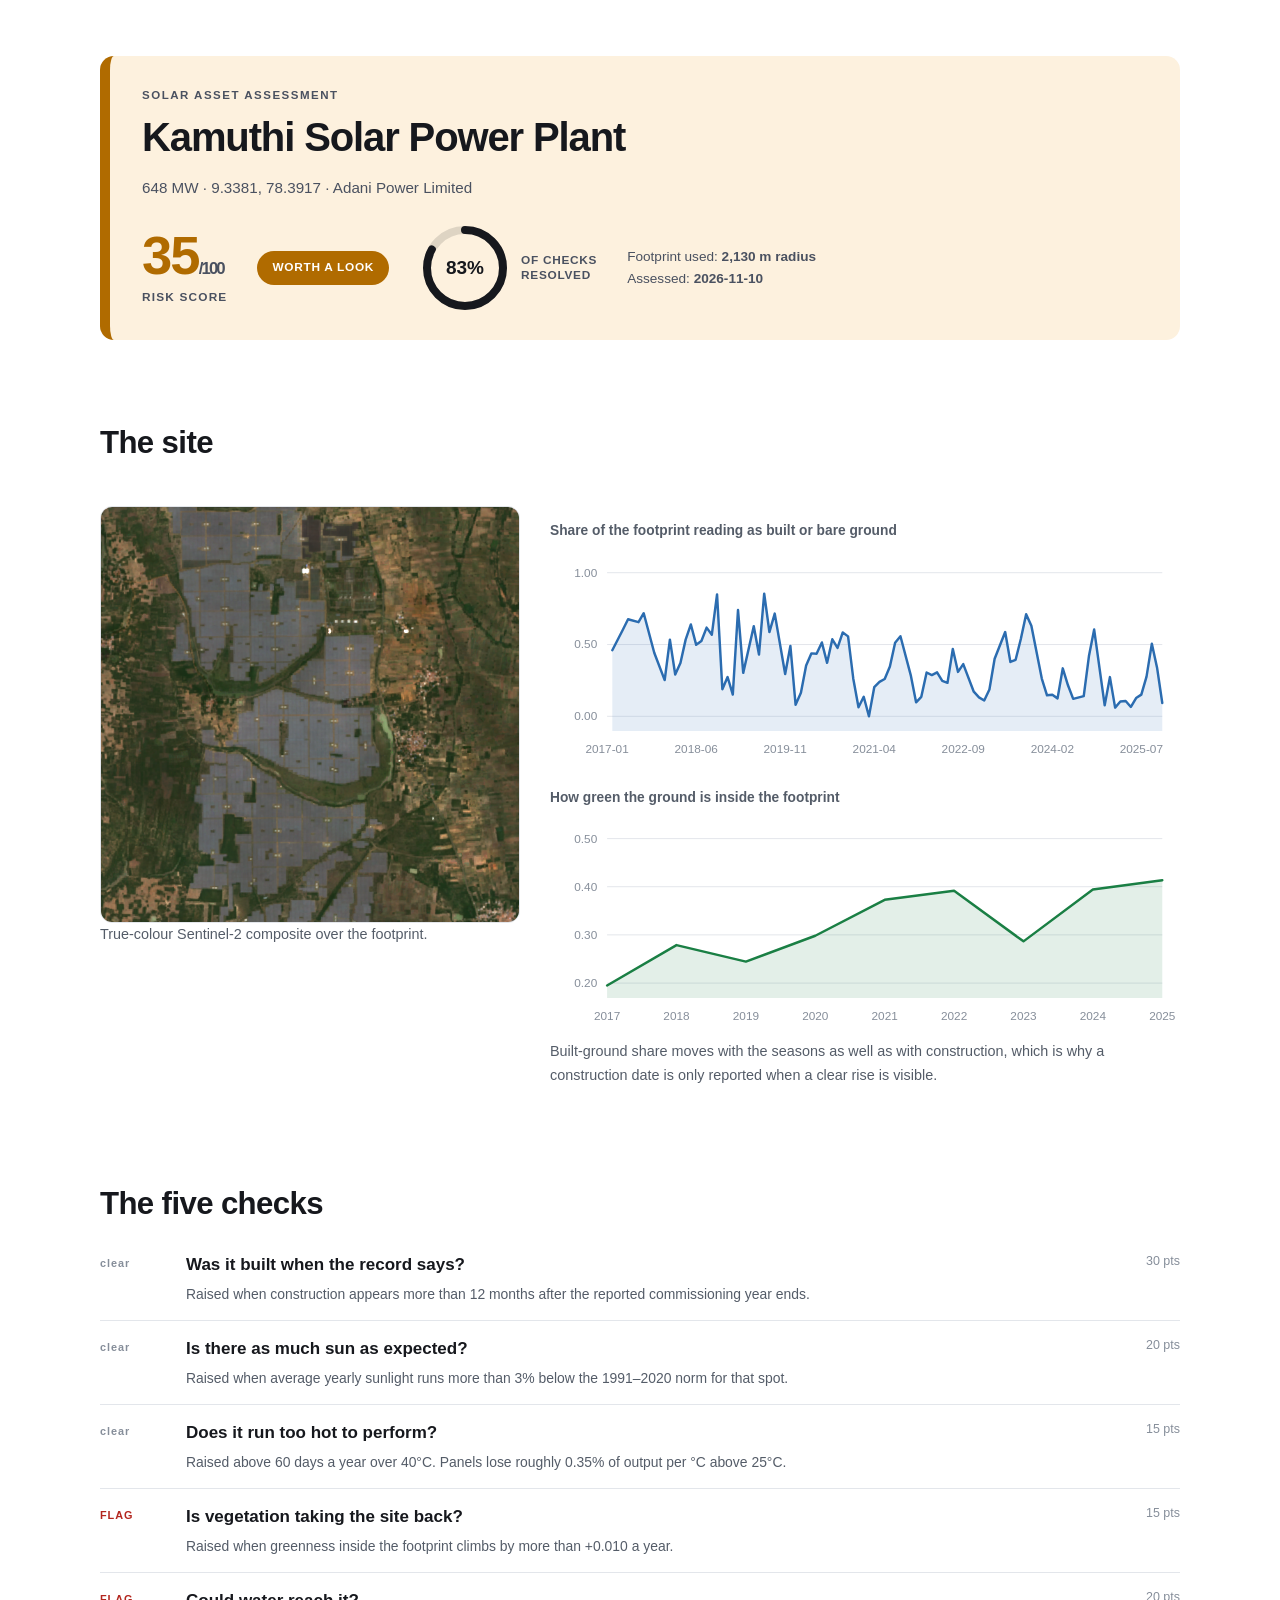
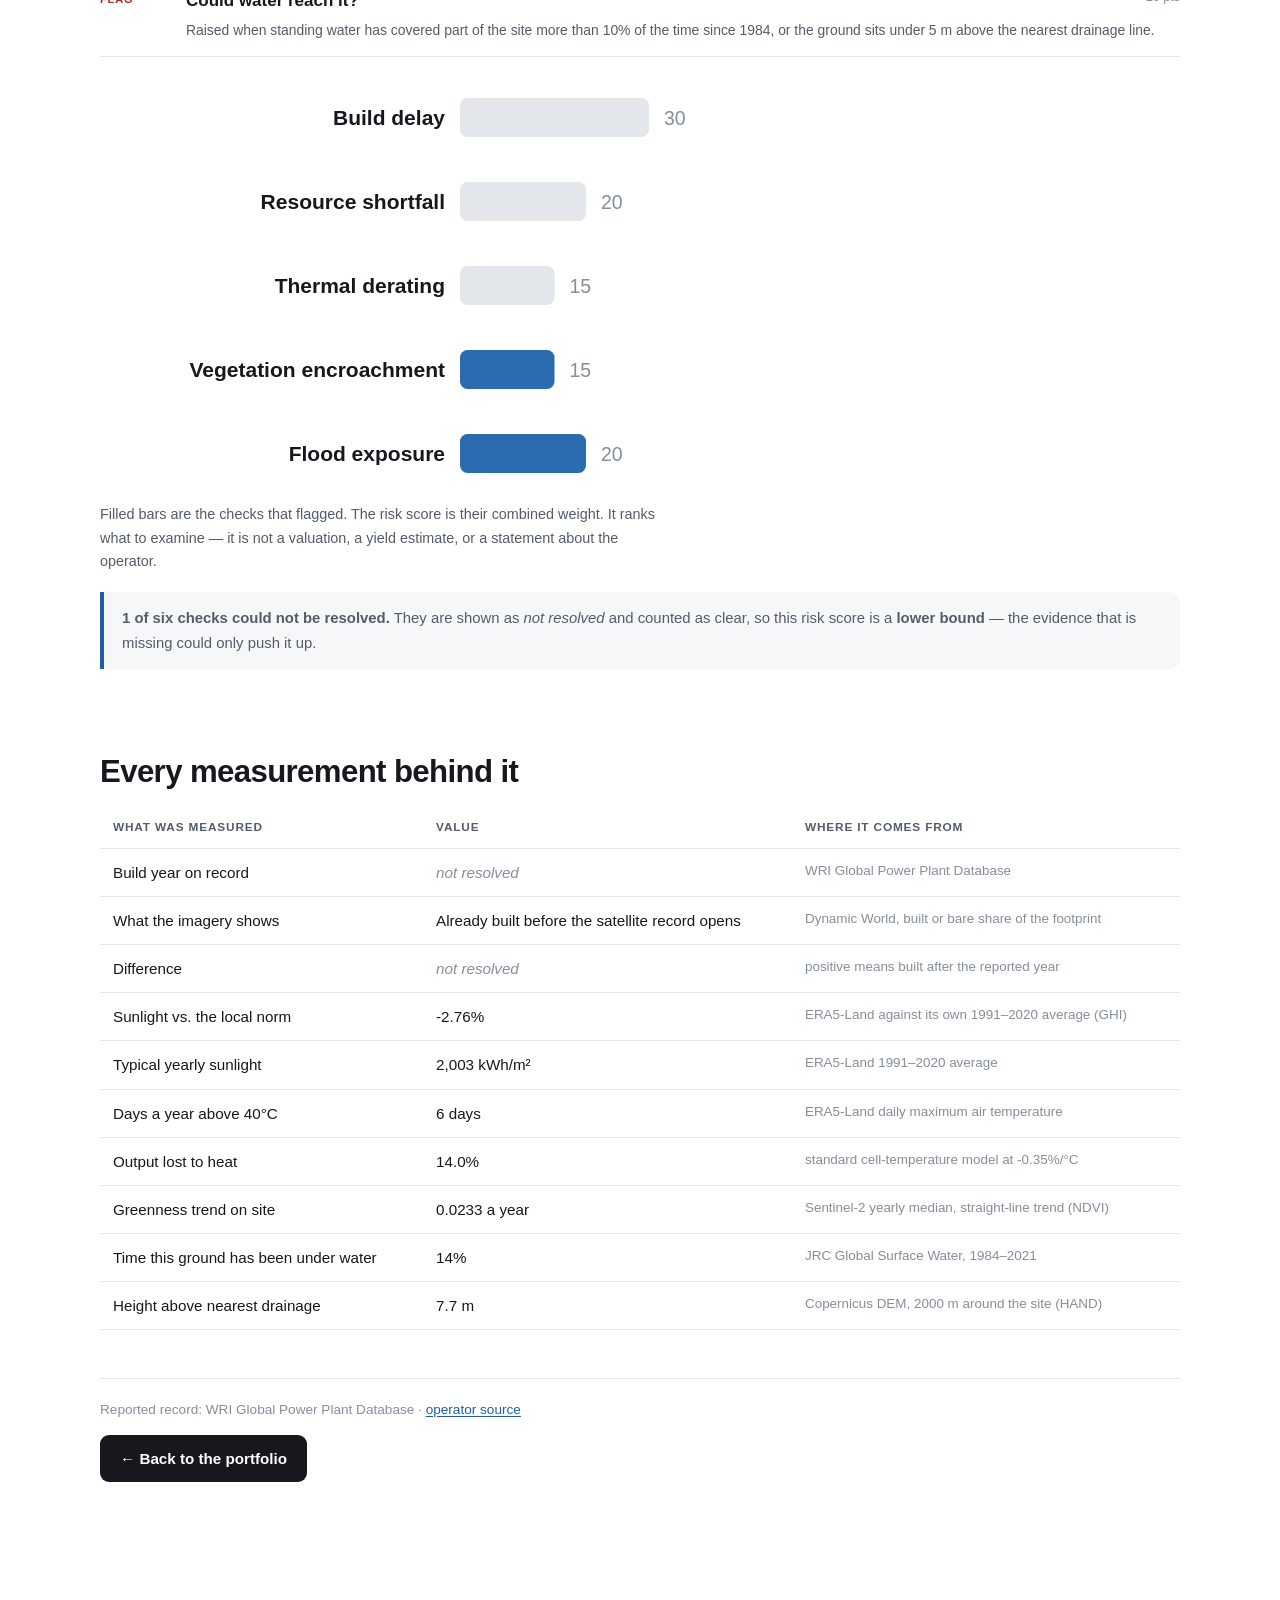
<file: docs/cards/WRI1026151.html>
<!doctype html>
<html lang="en"><head><meta charset="utf-8">
<meta name="viewport" content="width=device-width,initial-scale=1">
<title>Kamuthi Solar Power Plant — assessment card</title>
<link rel="stylesheet" href="../assets/style.css">
</head><body class="card-page">
<article class="card">
  <header style="border-left:10px solid #b06b00;background:#fdf1de">
    <p class="eyebrow">Solar asset assessment</p>
    <h1>Kamuthi Solar Power Plant</h1>
    <p class="sub">648 MW &middot;
      9.3381, 78.3917
      &middot; Adani Power Limited</p>
    <div class="scorebox">
      <div>
        <div class="score" style="color:#b06b00">35<span>/100</span></div>
        <div class="scorelabel">risk score</div>
      </div>
      <div class="light" style="background:#b06b00">worth a look</div>
      <div class="ringbox">
        <svg class='ring' viewBox='0 0 92 92' width='92' height='92' role='img' aria-label='83% of checks resolved'><circle cx='46.0' cy='46.0' r='38.0' class='ring-track'/><circle cx='46.0' cy='46.0' r='38.0' class='ring-fill' stroke-dasharray='198.2 40.6' transform='rotate(-90 46.0 46.0)'/><text x='46.0' y='52.0' text-anchor='middle' class='ring-text'>83%</text></svg>
        <span>of checks<br>resolved</span>
      </div>
      <div class="meta">
        <div>Footprint used: <b>2,130 m radius</b></div>
        <div>Assessed: <b>2026-11-10</b></div>
      </div>
    </div>
  </header>

  <section class="imagery">
    <h2>The site</h2>
    <div class="thumb"><img src='../assets/img/WRI1026151.png' alt='Satellite view of Kamuthi Solar Power Plant' loading='lazy'>
      <p class="note">True-colour Sentinel-2 composite over the footprint.</p>
    </div>
    <div class="series">
      <p class="slabel">Share of the footprint reading as built or bare ground</p>
      <svg class='chart' viewBox='0 0 640 230' preserveAspectRatio='xMidYMid meet' role='img' aria-label='share of the footprint reading as built or bare'><line class='grid' x1='58' y1='173.0' x2='622' y2='173.0'/><text class='tick' x='48' y='177.0' text-anchor='end'>0.00</text><line class='grid' x1='58' y1='100.1' x2='622' y2='100.1'/><text class='tick' x='48' y='104.1' text-anchor='end'>0.50</text><line class='grid' x1='58' y1='27.1' x2='622' y2='27.1'/><text class='tick' x='48' y='31.1' text-anchor='end'>1.00</text><text class='tick' x='58.0' y='210' text-anchor='middle'>2017-01</text><text class='tick' x='148.5' y='210' text-anchor='middle'>2018-06</text><text class='tick' x='238.9' y='210' text-anchor='middle'>2019-11</text><text class='tick' x='329.4' y='210' text-anchor='middle'>2021-04</text><text class='tick' x='419.8' y='210' text-anchor='middle'>2022-09</text><text class='tick' x='510.3' y='210' text-anchor='middle'>2024-02</text><text class='tick' x='600.7' y='210' text-anchor='middle'>2025-07</text><polygon points='63.3,188.0 63.3,105.9 74.0,85.1 79.3,74.4 89.9,77.4 95.2,68.3 105.9,108.5 116.5,136.2 121.8,95.1 127.2,130.5 132.5,118.8 137.8,95.1 143.1,79.7 148.5,100.4 153.8,96.5 159.1,82.9 164.4,90.1 169.7,49.2 175.1,145.5 180.4,133.1 185.7,150.9 191.0,65.0 196.3,128.9 207.0,81.5 212.3,110.3 217.6,48.4 222.9,87.4 228.3,68.7 238.9,130.1 244.2,101.5 249.5,161.3 254.9,149.0 260.2,121.4 265.5,109.1 270.8,109.4 276.2,98.0 281.5,118.7 286.8,94.8 292.1,103.6 297.4,87.8 302.8,91.8 308.1,134.8 313.4,163.8 318.7,153.2 324.0,173.0 329.4,143.4 334.7,138.1 340.0,135.1 345.3,122.5 350.6,98.2 356.0,91.7 366.6,131.7 371.9,158.8 377.2,153.2 382.6,128.5 387.9,131.1 393.2,128.3 398.5,137.0 403.8,139.0 409.2,104.7 414.5,127.9 419.8,120.0 430.5,148.0 435.8,153.8 441.1,156.9 446.4,145.7 451.7,114.5 462.4,87.4 467.7,117.8 473.0,115.6 478.3,94.5 483.7,69.3 489.0,81.1 499.6,134.7 504.9,151.7 510.3,151.1 515.6,154.8 520.9,124.3 526.2,141.5 531.5,155.3 542.2,152.5 547.5,111.8 552.8,84.9 563.5,161.9 568.8,133.2 574.1,164.2 579.4,158.0 584.8,157.4 590.1,163.5 595.4,154.5 600.7,151.0 606.0,132.7 611.4,99.2 616.7,123.6 622.0,159.5 622.0,188.0' fill='var(--series-1)' opacity='0.12'/><polyline points='63.3,105.9 74.0,85.1 79.3,74.4 89.9,77.4 95.2,68.3 105.9,108.5 116.5,136.2 121.8,95.1 127.2,130.5 132.5,118.8 137.8,95.1 143.1,79.7 148.5,100.4 153.8,96.5 159.1,82.9 164.4,90.1 169.7,49.2 175.1,145.5 180.4,133.1 185.7,150.9 191.0,65.0 196.3,128.9 207.0,81.5 212.3,110.3 217.6,48.4 222.9,87.4 228.3,68.7 238.9,130.1 244.2,101.5 249.5,161.3 254.9,149.0 260.2,121.4 265.5,109.1 270.8,109.4 276.2,98.0 281.5,118.7 286.8,94.8 292.1,103.6 297.4,87.8 302.8,91.8 308.1,134.8 313.4,163.8 318.7,153.2 324.0,173.0 329.4,143.4 334.7,138.1 340.0,135.1 345.3,122.5 350.6,98.2 356.0,91.7 366.6,131.7 371.9,158.8 377.2,153.2 382.6,128.5 387.9,131.1 393.2,128.3 398.5,137.0 403.8,139.0 409.2,104.7 414.5,127.9 419.8,120.0 430.5,148.0 435.8,153.8 441.1,156.9 446.4,145.7 451.7,114.5 462.4,87.4 467.7,117.8 473.0,115.6 478.3,94.5 483.7,69.3 489.0,81.1 499.6,134.7 504.9,151.7 510.3,151.1 515.6,154.8 520.9,124.3 526.2,141.5 531.5,155.3 542.2,152.5 547.5,111.8 552.8,84.9 563.5,161.9 568.8,133.2 574.1,164.2 579.4,158.0 584.8,157.4 590.1,163.5 595.4,154.5 600.7,151.0 606.0,132.7 611.4,99.2 616.7,123.6 622.0,159.5' fill='none' stroke='var(--series-1)' stroke-width='2.5' stroke-linejoin='round' stroke-linecap='round'/></svg>
      <p class="slabel">How green the ground is inside the footprint</p>
      <svg class='chart' viewBox='0 0 640 230' preserveAspectRatio='xMidYMid meet' role='img' aria-label='greenness inside the footprint'><line class='grid' x1='58' y1='172.8' x2='622' y2='172.8'/><text class='tick' x='48' y='176.8' text-anchor='end'>0.20</text><line class='grid' x1='58' y1='123.8' x2='622' y2='123.8'/><text class='tick' x='48' y='127.8' text-anchor='end'>0.30</text><line class='grid' x1='58' y1='74.9' x2='622' y2='74.9'/><text class='tick' x='48' y='78.9' text-anchor='end'>0.40</text><line class='grid' x1='58' y1='26.0' x2='622' y2='26.0'/><text class='tick' x='48' y='30.0' text-anchor='end'>0.50</text><text class='tick' x='58.0' y='210' text-anchor='middle'>2017</text><text class='tick' x='128.5' y='210' text-anchor='middle'>2018</text><text class='tick' x='199.0' y='210' text-anchor='middle'>2019</text><text class='tick' x='269.5' y='210' text-anchor='middle'>2020</text><text class='tick' x='340.0' y='210' text-anchor='middle'>2021</text><text class='tick' x='410.5' y='210' text-anchor='middle'>2022</text><text class='tick' x='481.0' y='210' text-anchor='middle'>2023</text><text class='tick' x='551.5' y='210' text-anchor='middle'>2024</text><text class='tick' x='622.0' y='210' text-anchor='middle'>2025</text><polygon points='58.0,188.0 58.0,175.2 128.5,134.2 199.0,151.0 269.5,124.7 340.0,88.2 410.5,79.0 481.0,130.4 551.5,77.8 622.0,68.3 622.0,188.0' fill='var(--series-2)' opacity='0.12'/><polyline points='58.0,175.2 128.5,134.2 199.0,151.0 269.5,124.7 340.0,88.2 410.5,79.0 481.0,130.4 551.5,77.8 622.0,68.3' fill='none' stroke='var(--series-2)' stroke-width='2.5' stroke-linejoin='round' stroke-linecap='round'/></svg>
      <p class="note">Built-ground share moves with the seasons as well as with
        construction, which is why a construction date is only reported when a
        clear rise is visible.</p>
    </div>
  </section>

  <section>
    <h2>The five checks</h2>
    <ul class="flags"><li class='clear'><span class='mark'>clear</span><span class='flabel'>Was it built when the record says?</span><span class='weight'>30 pts</span><span class='rule'>Raised when construction appears more than 12 months after the reported commissioning year ends.</span></li>
<li class='clear'><span class='mark'>clear</span><span class='flabel'>Is there as much sun as expected?</span><span class='weight'>20 pts</span><span class='rule'>Raised when average yearly sunlight runs more than 3% below the 1991–2020 norm for that spot.</span></li>
<li class='clear'><span class='mark'>clear</span><span class='flabel'>Does it run too hot to perform?</span><span class='weight'>15 pts</span><span class='rule'>Raised above 60 days a year over 40°C. Panels lose roughly 0.35% of output per °C above 25°C.</span></li>
<li class='fired'><span class='mark'>FLAG</span><span class='flabel'>Is vegetation taking the site back?</span><span class='weight'>15 pts</span><span class='rule'>Raised when greenness inside the footprint climbs by more than +0.010 a year.</span></li>
<li class='fired'><span class='mark'>FLAG</span><span class='flabel'>Could water reach it?</span><span class='weight'>20 pts</span><span class='rule'>Raised when standing water has covered part of the site more than 10% of the time since 1984, or the ground sits under 5 m above the nearest drainage line.</span></li></ul>
    <svg class='chart' viewBox='0 0 720 280' preserveAspectRatio='xMidYMid meet' role='img' aria-label='weights making up the risk score'><rect class='wbar' x='240' y='10' width='126.0' height='26' rx='5'/><text class='wlabel' x='230' y='28.0' text-anchor='end'>Build delay</text><text class='wval' x='376.0' y='28.0'>30</text><rect class='wbar' x='240' y='66' width='84.0' height='26' rx='5'/><text class='wlabel' x='230' y='84.0' text-anchor='end'>Resource shortfall</text><text class='wval' x='334.0' y='84.0'>20</text><rect class='wbar' x='240' y='122' width='63.0' height='26' rx='5'/><text class='wlabel' x='230' y='140.0' text-anchor='end'>Thermal derating</text><text class='wval' x='313.0' y='140.0'>15</text><rect class='wbar on' x='240' y='178' width='63.0' height='26' rx='5'/><text class='wlabel' x='230' y='196.0' text-anchor='end'>Vegetation encroachment</text><text class='wval' x='313.0' y='196.0'>15</text><rect class='wbar on' x='240' y='234' width='84.0' height='26' rx='5'/><text class='wlabel' x='230' y='252.0' text-anchor='end'>Flood exposure</text><text class='wval' x='334.0' y='252.0'>20</text></svg>
    <p class="note">Filled bars are the checks that flagged. The risk score is
      their combined weight. It ranks what to examine &mdash; it is not a
      valuation, a yield estimate, or a statement about the operator.</p>
    <p class='caveat'><b>1 of six checks could not be resolved.</b> They are shown as <i>not resolved</i> and counted as clear, so this risk score is a <b>lower bound</b> &mdash; the evidence that is missing could only push it up.</p>
  </section>

  <section>
    <h2>Every measurement behind it</h2>
    <table class="evidence">
      <thead><tr><th>What was measured</th><th>Value</th><th>Where it comes from</th></tr></thead>
      <tbody><tr><th scope='row'>Build year on record</th><td><span class='na'>not resolved</span></td><td class='src'>WRI Global Power Plant Database</td></tr>
<tr><th scope='row'>What the imagery shows</th><td>Already built before the satellite record opens</td><td class='src'>Dynamic World, built or bare share of the footprint</td></tr>
<tr><th scope='row'>Difference</th><td><span class='na'>not resolved</span></td><td class='src'>positive means built after the reported year</td></tr>
<tr><th scope='row'>Sunlight vs. the local norm</th><td>-2.76%</td><td class='src'>ERA5-Land against its own 1991–2020 average (GHI)</td></tr>
<tr><th scope='row'>Typical yearly sunlight</th><td>2,003 kWh/m²</td><td class='src'>ERA5-Land 1991–2020 average</td></tr>
<tr><th scope='row'>Days a year above 40°C</th><td>6 days</td><td class='src'>ERA5-Land daily maximum air temperature</td></tr>
<tr><th scope='row'>Output lost to heat</th><td>14.0%</td><td class='src'>standard cell-temperature model at -0.35%/°C</td></tr>
<tr><th scope='row'>Greenness trend on site</th><td>0.0233 a year</td><td class='src'>Sentinel-2 yearly median, straight-line trend (NDVI)</td></tr>
<tr><th scope='row'>Time this ground has been under water</th><td>14%</td><td class='src'>JRC Global Surface Water, 1984–2021</td></tr>
<tr><th scope='row'>Height above nearest drainage</th><td>7.7 m</td><td class='src'>Copernicus DEM, 2000 m around the site (HAND)</td></tr></tbody>
    </table>
    
  </section>

  <footer>
    <p>Reported record: WRI Global Power Plant Database
      &middot; <a href="http://www.adanipower.com">operator source</a></p>
    <p><a class="btn" href="../index.html">&larr; Back to the portfolio</a></p>
  </footer>
</article>
</body></html>
</file>
<file: docs/assets/style.css>
:root {
  --ink: #16181d;
  --muted: #545c68;
  --faint: #868e9a;
  --line: #e3e6eb;
  --bg: #ffffff;
  --panel: #f6f7f9;
  --panel2: #eef1f5;
  --accent: #1f5fa8;
  --series-1: #2b6cb0;
  --series-2: #1a7f44;
  --shadow: 0 1px 2px rgba(16,24,40,.06), 0 8px 24px rgba(16,24,40,.06);
}

@media (prefers-color-scheme: dark) {
  :root:not([data-theme="light"]) {
    --ink: #e9ecf1; --muted: #a7afba; --faint: #79818d;
    --line: #2a2f38; --bg: #0f1115; --panel: #181b21; --panel2: #1f242c;
    --accent: #7eb0e8; --series-1: #6ba7e0; --series-2: #58b97f;
    --shadow: 0 1px 2px rgba(0,0,0,.4), 0 8px 24px rgba(0,0,0,.35);
  }
}
:root[data-theme="dark"] {
  --ink: #e9ecf1; --muted: #a7afba; --faint: #79818d;
  --line: #2a2f38; --bg: #0f1115; --panel: #181b21; --panel2: #1f242c;
  --accent: #7eb0e8; --series-1: #6ba7e0; --series-2: #58b97f;
}

* { box-sizing: border-box; }

body {
  margin: 0;
  overflow-x: hidden;
  background: var(--bg);
  color: var(--ink);
  font: 17px/1.65 -apple-system, BlinkMacSystemFont, "Segoe UI", Roboto, Helvetica, Arial, sans-serif;
  -webkit-font-smoothing: antialiased;
  text-rendering: optimizeLegibility;
}

main.site, .card { max-width: 1120px; margin: 0 auto; padding: 56px 20px 110px; }
img, svg, table { max-width: 100%; }

h1 { font-size: clamp(2rem, 4.4vw, 3.1rem); line-height: 1.1; margin: 0 0 16px; letter-spacing: -0.028em; font-weight: 700; }
h2 { font-size: clamp(1.4rem, 2.6vw, 1.95rem); line-height: 1.2; margin: 0 0 14px; letter-spacing: -0.02em; font-weight: 650; }
h3 { font-size: 1.1rem; margin: 0 0 10px; font-weight: 650; }
p { margin: 0 0 14px; }
a { color: var(--accent); text-underline-offset: 2px; }

section { margin-top: 84px; }

.eyebrow {
  text-transform: uppercase; letter-spacing: 0.13em;
  font-size: 0.72rem; font-weight: 750; color: var(--accent); margin: 0 0 10px;
}
.lede { font-size: 1.12rem; color: var(--muted); max-width: 70ch; }
.note { font-size: 0.9rem; color: var(--muted); max-width: 72ch; }
.na { color: var(--faint); font-style: italic; }

.btn {
  display: inline-block; background: var(--ink); color: var(--bg);
  padding: 11px 20px; border-radius: 9px; text-decoration: none;
  font-weight: 600; font-size: 0.95rem;
}
.btn:hover { opacity: .88; }

/* reveal on scroll */
.reveal { opacity: 0; transform: translateY(14px); transition: opacity .6s ease, transform .6s ease; }
.reveal.in { opacity: 1; transform: none; }
@media (prefers-reduced-motion: reduce) { .reveal { opacity: 1; transform: none; transition: none; } }

/* --- hero + stats --- */

.hero { border-bottom: 1px solid var(--line); padding-bottom: 36px; }
.hero h1 { max-width: 20ch; }

.stats {
  display: grid; grid-template-columns: repeat(auto-fit, minmax(128px, 1fr));
  gap: 12px; margin-top: 34px;
}
.stat { background: var(--panel); border: 1px solid var(--line); border-radius: 12px; padding: 16px 18px; }
.stat b { display: block; font-size: 1.65rem; line-height: 1.15; font-variant-numeric: tabular-nums; letter-spacing: -0.02em; }
.stat span { font-size: 0.78rem; color: var(--muted); }

/* --- flowchart --- */

.flowwrap {
  max-width: 100%;
  background: var(--panel); border: 1px solid var(--line); border-radius: 16px;
  padding: 20px; margin: 26px 0 30px; overflow-x: auto;
}
svg.flow { width: 100%; min-width: 900px; height: auto; display: block; }

.fnode rect { fill: var(--bg); stroke: var(--line); stroke-width: 1.5; filter: drop-shadow(0 2px 6px rgba(16,24,40,.07)); }
.fnum { font: 750 13px/1 inherit; fill: var(--accent); letter-spacing: .1em; }
.ftitle { font: 650 17px/1 inherit; fill: var(--ink); }
.fbody { font: 400 12.5px/1.35 -apple-system, BlinkMacSystemFont, "Segoe UI", Roboto, sans-serif; color: var(--muted); }

.fpill rect { fill: var(--bg); stroke: var(--line); stroke-width: 1.5; }
.fpill-name { font: 650 13.5px/1 inherit; fill: var(--ink); }
.fpill-what { font: 400 12px/1 inherit; fill: var(--muted); }

.fedge { fill: none; stroke: var(--line); stroke-width: 2; }
.fedge.strong { stroke: var(--accent); stroke-width: 2.5; }

.fstage { font: 650 13px/1 inherit; fill: var(--muted); }
.ftag rect { fill: var(--series-2); }
.ftag text { font: 700 14px/1 inherit; fill: #fff; }

table.feeds td.src { color: var(--faint); font-size: 0.85rem; white-space: nowrap; }

/* --- versus --- */

.vgrid { display: grid; grid-template-columns: 1fr 1fr; gap: 18px; margin-top: 22px; }
.vcol { border: 1px solid var(--line); border-radius: 14px; padding: 24px; }
.vcol.old { background: var(--panel); }
.vcol.new { background: var(--panel2); border-color: var(--accent); }
.vbig { font-size: 2.3rem; font-weight: 750; letter-spacing: -0.03em; margin: 2px 0 12px; }
.vcol.new .vbig { color: var(--series-2); }
.vcol ul { margin: 0; padding-left: 20px; color: var(--muted); font-size: 0.95rem; }
.vcol li { margin-bottom: 7px; }

/* --- worked example --- */

.worked-grid { display: grid; grid-template-columns: 1.05fr 1fr; gap: 34px; align-items: start; margin-top: 24px; }
.worked-text p { max-width: 58ch; }

.verdict {
  display: flex; align-items: baseline; gap: 10px; flex-wrap: wrap;
  border-left: 6px solid; padding: 12px 18px; background: var(--panel);
  border-radius: 0 12px 12px 0; margin-bottom: 20px;
}
.vscore { font-size: 2.6rem; font-weight: 780; letter-spacing: -0.03em; line-height: 1; }
.vof { font-size: .95rem; color: var(--muted); }
.vband { font-size: .85rem; font-weight: 650; text-transform: uppercase; letter-spacing: .07em; color: var(--muted); width: 100%; }

.chartbox { margin-top: 22px; }
svg.chart { width: 100%; height: auto; display: block; }
.chart .grid { stroke: var(--line); stroke-width: 1; }
.chart .tick { font: 400 12px/1 -apple-system, BlinkMacSystemFont, "Segoe UI", Roboto, sans-serif; fill: var(--faint); }
.chart .callout { stroke: var(--faint); stroke-width: 1; stroke-dasharray: 3 3; }
.chart .callout-text { font: 600 12.5px/1 -apple-system, BlinkMacSystemFont, "Segoe UI", Roboto, sans-serif; fill: var(--ink); }
.chart .wbar { fill: var(--line); }
.chart .wbar.on { fill: var(--series-1); }
.chart .wlabel { font: 600 14px/1 -apple-system, BlinkMacSystemFont, "Segoe UI", Roboto, sans-serif; fill: var(--ink); }
.chart .wval { font: 400 13px/1 -apple-system, BlinkMacSystemFont, "Segoe UI", Roboto, sans-serif; fill: var(--faint); }

.slabel { font-size: 0.86rem; font-weight: 600; color: var(--muted); margin: 14px 0 4px; }

/* compare slider */
.compare { margin: 0; }
.cmp-wrap { position: relative; border-radius: 12px; overflow: hidden; border: 1px solid var(--line); line-height: 0; }
.cmp-base { width: 100%; display: block; }
.cmp-over {
  position: absolute; top: 0; left: 0; width: 100%; height: 100%;
  object-fit: cover; clip-path: inset(0 50% 0 0);
}
.cmp-line {
  position: absolute; top: 0; bottom: 0; left: 50%; width: 2px;
  background: #fff; box-shadow: 0 0 0 1px rgba(0,0,0,.25); pointer-events: none;
}
.cmp-wrap input[type=range] {
  position: absolute; bottom: 14px; left: 8%; width: 84%; margin: 0; cursor: ew-resize;
}
.cmp-tag {
  position: absolute; top: 10px; font-size: .72rem; font-weight: 700; letter-spacing: .08em;
  text-transform: uppercase; background: rgba(0,0,0,.6); color: #fff; padding: 4px 9px; border-radius: 999px;
}
.cmp-tag.left { left: 10px; } .cmp-tag.right { right: 10px; }
.compare img.single { width: 100%; border-radius: 12px; border: 1px solid var(--line); display: block; }
.compare figcaption { font-size: .85rem; color: var(--faint); margin-top: 8px; }
.nothumb {
  background: var(--panel); border: 1px dashed var(--line); border-radius: 12px;
  padding: 60px 16px; text-align: center; color: var(--faint); font-size: .9rem;
}

/* --- tables --- */

table { border-collapse: collapse; width: 100%; font-size: 0.95rem; margin-top: 16px; }
th, td { text-align: left; padding: 11px 13px; border-bottom: 1px solid var(--line); vertical-align: top; }
thead th { font-size: 0.74rem; text-transform: uppercase; letter-spacing: 0.07em; color: var(--muted); font-weight: 700; }
tbody tr:hover { background: var(--panel); }

.pill {
  display: inline-block; min-width: 40px; text-align: center; color: #fff;
  font-weight: 700; border-radius: 999px; padding: 3px 11px; font-size: .88rem;
}
.bands { margin: 18px 0 10px; font-size: .92rem; color: var(--muted); display: flex; gap: 8px; align-items: center; flex-wrap: wrap; }
.bands .pill { margin-left: 10px; }
.bands .pill:first-child { margin-left: 0; }

.gapnote {
  margin-top: 26px; background: var(--panel); border: 1px solid var(--line);
  border-left: 5px solid var(--accent); border-radius: 0 12px 12px 0; padding: 20px 24px;
}
.gapnote h3 { margin-top: 0; }

/* --- limitations --- */

.limits { background: var(--panel); border-radius: 18px; padding: 44px 40px; }
ol.limitlist { counter-reset: lim; list-style: none; padding: 0; margin: 24px 0 18px; max-width: 78ch; }
ol.limitlist li {
  counter-increment: lim; position: relative; padding-left: 52px; margin-bottom: 18px; color: var(--muted);
}
ol.limitlist li::before {
  content: counter(lim); position: absolute; left: 0; top: 0;
  width: 34px; height: 34px; border-radius: 50%; background: var(--bg);
  border: 1px solid var(--line); color: var(--ink);
  display: flex; align-items: center; justify-content: center; font-weight: 700; font-size: .92rem;
}
ol.limitlist b { color: var(--ink); }

.sitefoot { margin-top: 72px; padding-top: 22px; border-top: 1px solid var(--line); font-size: 0.84rem; color: var(--faint); }

/* --- card --- */

.card header { border-radius: 14px; padding: 30px 32px 26px; margin-bottom: 10px; color: #16181d; }
.card header .eyebrow { color: #4a5160; }
.card header h1 { color: #16181d; font-size: clamp(1.7rem, 3.4vw, 2.5rem); }
.card header .sub { font-size: 0.95rem; color: #4a5160; }

.scorebox { display: flex; align-items: center; gap: 30px; margin-top: 22px; flex-wrap: wrap; }
.score { font-size: 3.4rem; font-weight: 780; line-height: 1; letter-spacing: -0.035em; }
.score span { font-size: 1.05rem; font-weight: 600; color: #4a5160; }
.scorelabel { font-size: .74rem; text-transform: uppercase; letter-spacing: .1em; color: #4a5160; font-weight: 700; margin-top: 4px; }
.light { color: #fff; font-weight: 700; letter-spacing: 0.06em; font-size: 0.74rem; text-transform: uppercase; padding: 7px 15px; border-radius: 999px; }
.scorebox .meta { font-size: 0.85rem; color: #4a5160; }

.ringbox { display: flex; align-items: center; gap: 10px; }
.ringbox span { font-size: .74rem; color: #4a5160; line-height: 1.25; text-transform: uppercase; letter-spacing: .06em; font-weight: 650; }
svg.ring .ring-track { fill: none; stroke: rgba(0,0,0,.12); stroke-width: 8; }
svg.ring .ring-fill { fill: none; stroke: #16181d; stroke-width: 8; stroke-linecap: round; }
svg.ring .ring-text { font: 700 19px/1 -apple-system, BlinkMacSystemFont, "Segoe UI", Roboto, sans-serif; fill: #16181d; }

.imagery { display: grid; grid-template-columns: minmax(230px, .8fr) minmax(300px, 1.2fr); gap: 30px; align-items: start; }
.imagery h2 { grid-column: 1 / -1; }
.thumb img { width: 100%; border-radius: 12px; border: 1px solid var(--line); display: block; }

.evidence td.src { color: var(--faint); font-size: 0.84rem; }
.evidence th[scope="row"] { font-weight: 500; }

.caveat {
  background: var(--panel); border-left: 4px solid var(--accent);
  padding: 14px 18px; border-radius: 0 10px 10px 0; font-size: 0.93rem; color: var(--muted); margin-top: 18px;
}

ul.flags { list-style: none; padding: 0; margin: 0 0 26px; }
ul.flags li { display: grid; grid-template-columns: 70px 1fr auto; gap: 4px 16px; padding: 14px 0; border-bottom: 1px solid var(--line); }
ul.flags .mark { font-size: 0.68rem; font-weight: 800; letter-spacing: 0.09em; padding-top: 4px; }
ul.flags li.fired .mark { color: #b3261e; }
ul.flags li.clear .mark { color: var(--faint); }
ul.flags .flabel { font-weight: 650; }
ul.flags .weight { font-size: 0.78rem; color: var(--faint); white-space: nowrap; }
ul.flags .rule { grid-column: 2 / -1; font-size: 0.87rem; color: var(--muted); }

.errors { margin-top: 18px; font-size: 0.86rem; color: var(--muted); }
.card footer { margin-top: 48px; padding-top: 20px; border-top: 1px solid var(--line); font-size: 0.85rem; color: var(--faint); }

/* --- responsive --- */

@media (max-width: 860px) {
  .worked-grid, .imagery, .vgrid { grid-template-columns: 1fr; }
  .limits { padding: 30px 22px; }
}
@media (max-width: 620px) {
  body { font-size: 16px; }
  main.site, .card { padding: 36px 16px 80px; }
  section { margin-top: 60px; }
  ul.flags li { grid-template-columns: 62px 1fr; }
  ul.flags .weight { grid-column: 2; }
  table { font-size: 0.88rem; }
  th, td { padding: 9px 8px; }
  .evidence td.src, table.feeds td.src { display: none; }
  .scorebox { gap: 18px; }
}
</file>
